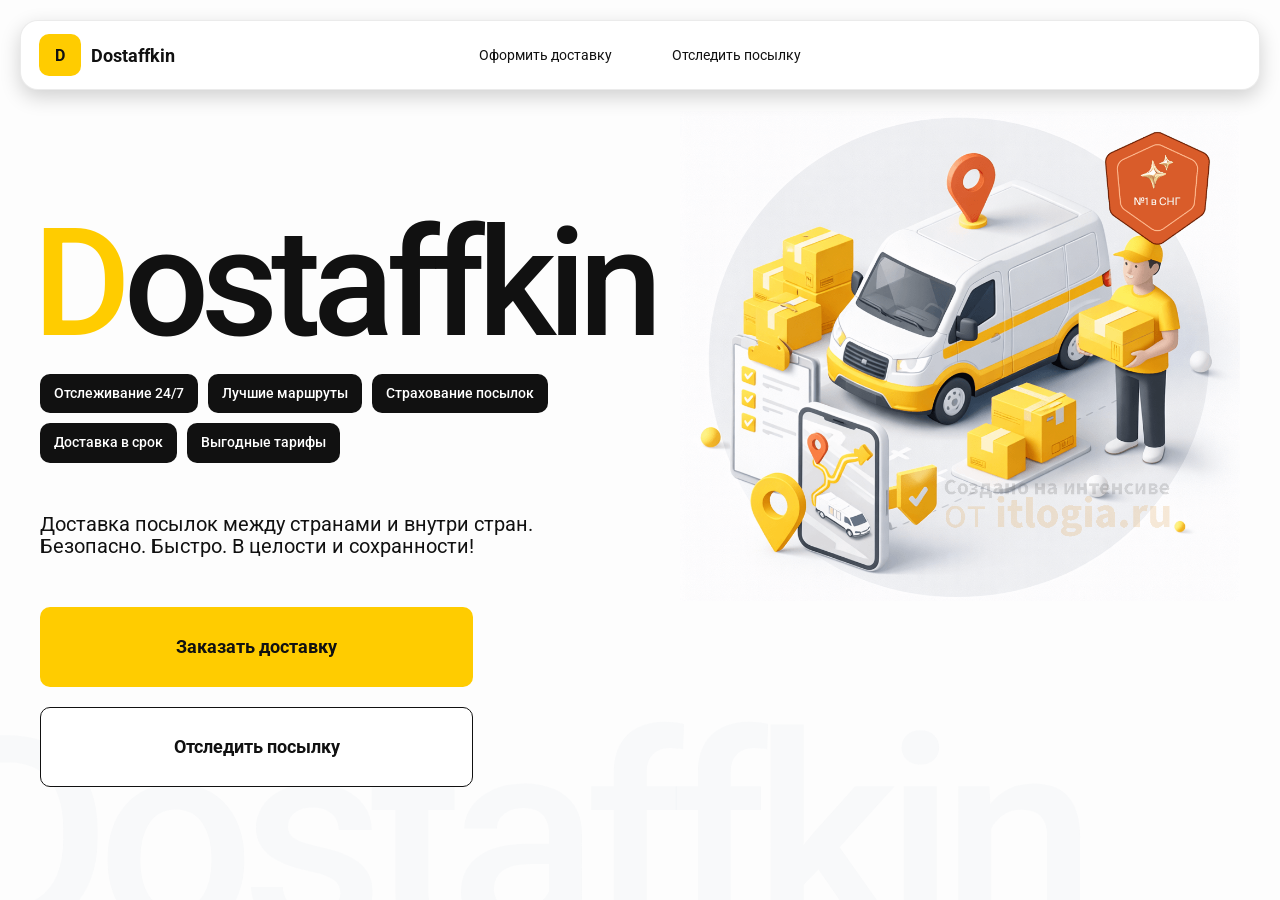
<file: index.html>
<!doctype html>
<html lang="ru">

<head>
    <meta charset="utf-8" />
    <meta name="viewport" content="width=device-width,initial-scale=1,maximum-scale=1,user-scalable=0" />
    <title>Dostaffkin — Доставка посылок между странами и внутри стран. Безопасно. Быстро. В целости и сохранности!
    </title>

    <link href="styles/base.css" rel="stylesheet" />
    <link href="styles/base_adaptive.css" rel="stylesheet" />
    <link href="styles/index.css" rel="stylesheet" />
    <link href="styles/index_adaptive.css" rel="stylesheet" />
</head>

<body>

    <div class="container">
        <header class="header">
            <a class="header-brand" href="#">
                <div class="header-logo">D</div>
                <div class="header-title">Dostaffkin</div>
            </a>

            <nav class="header-menu">
                <a class="header-link" href="./order.html">Оформить <span>доставку</span></a>
                <a class="header-link" href="./track.html">Отследить <span>посылку</span></a>
            </nav>
        </header>
        <main class="main">
            <section class="main-info">
                <div class="main-title">
                    <span>D</span>ostaffkin
                </div>
                <div class="main-features">
                    <div class="main-feature">Отслеживание 24/7</div>
                    <div class="main-feature">Лучшие маршруты</div>
                    <div class="main-feature">Страхование посылок</div>
                    <div class="main-feature">Доставка в срок</div>
                    <div class="main-feature">Выгодные тарифы</div>
                </div>
                <div class="main-description">
                    Доставка посылок между странами и внутри стран.
                    Безопасно. Быстро. В целости и сохранности!
                </div>
                <div class="main-actions">
                    <a class="button" type="button" href="./order.html">Заказать доставку</a>
                    <a class="button button-white" type="button" href="./track.html">Отследить посылку</a>
                </div>
            </section>
            <div class="main-title-ghost">Dostaffkin</div>
            <section class="main-image">
                <img src="images/main-image.png" alt="Main image" />
            </section>
        </main>
    </div>
</body>

</html>
</file>
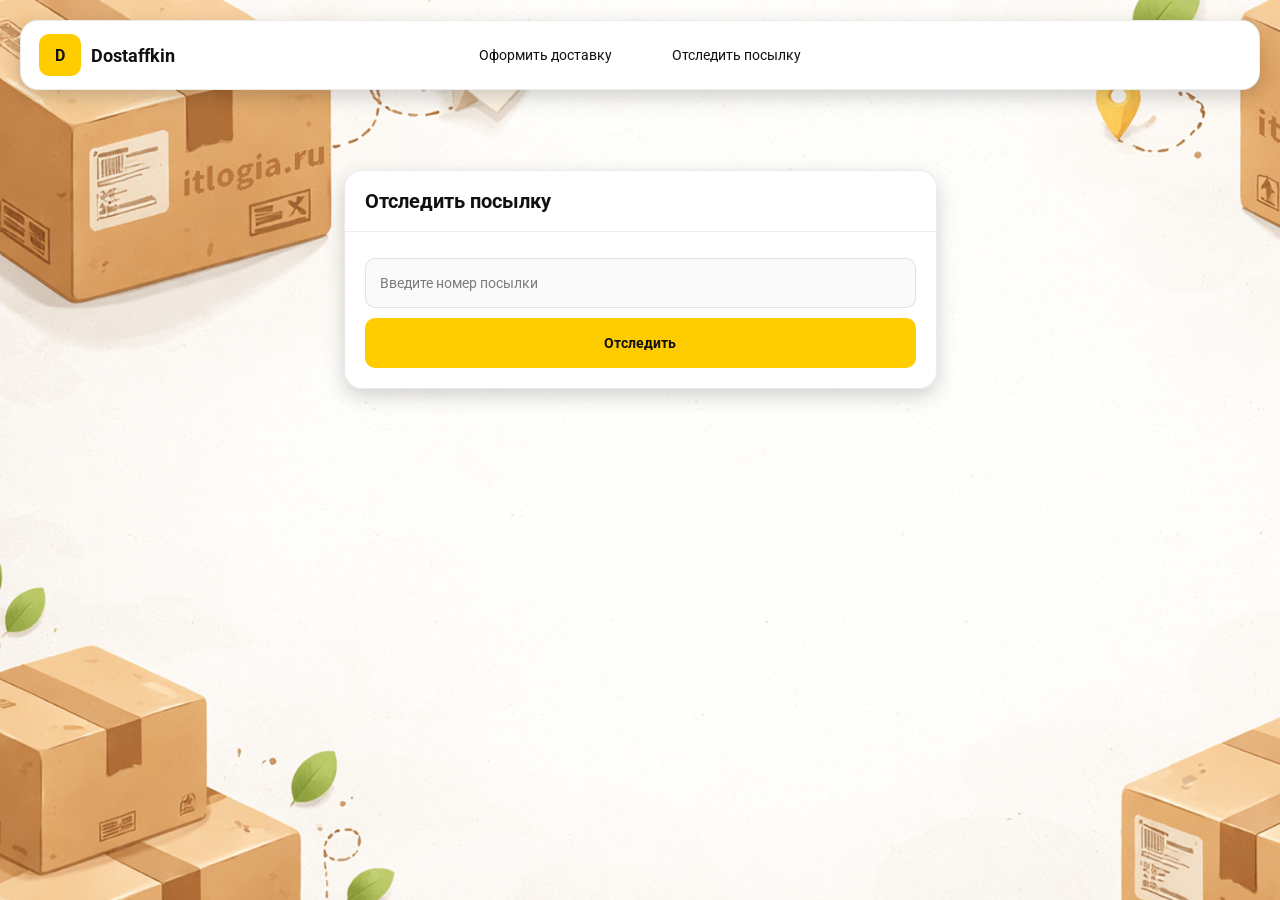
<file: track.html>
<!doctype html>
<html lang="ru">

<head>
    <meta charset="utf-8" />
    <meta name="viewport" content="width=device-width,initial-scale=1,maximum-scale=1,user-scalable=0" />
    <title>Отследить посылку</title>
    <link rel="stylesheet" href="styles/base.css" />
    <link rel="stylesheet" href="styles/base_adaptive.css" />

    <link rel="stylesheet" href="styles/track.css" />
    <link rel="stylesheet" href="styles/track_adaptive.css" />
</head>

<body>
    <div class="container">
        <header class="header">
            <a class="header-brand" href="./index.html">
                <div class="header-logo">D</div>
                <div class="header-title">Dostaffkin</div>
            </a>

            <nav class="header-menu">
                <a class="header-link" href="./order.html">Оформить <span>доставку</span></a>
                <a class="header-link" href="#">Отследить <span>посылку</span></a>
            </nav>
        </header>
        <main class="track-content">
            <section class="track-card track-search">
                <div class="track-title">Отследить посылку</div>
                <div class="track-action">
                    <div class="main-field track-field">
                        <input id="trackNumber" placeholder="Введите номер посылки" autocomplete="off" />
                    </div>
                    <button id="trackButton" class="button track-button" type="button">Отследить</button>
                </div>
            </section>
            <section class="track-card track-result" id="trackResult">
                <div class="track-result-header">
                    <div class="track-id" id="trackIdValue"></div>
                    <div class="track-routes">
                        <div class="track-route">
                            <div class="track-route-pin">
                                <svg xmlns="http://www.w3.org/2000/svg" fill="none" viewBox="0 0 24 24"
                                    stroke-width="1.5" stroke="orange" class="size-6">
                                    <path stroke-linecap="round" stroke-linejoin="round"
                                        d="M15 10.5a3 3 0 1 1-6 0 3 3 0 0 1 6 0Z" />
                                    <path stroke-linecap="round" stroke-linejoin="round"
                                        d="M19.5 10.5c0 7.142-7.5 11.25-7.5 11.25S4.5 17.642 4.5 10.5a7.5 7.5 0 1 1 15 0Z" />
                                </svg>
                            </div>
                            <div class="track-route-address" id="trackFromValue">
                                Откуда: Москва, улица Арбат, 1
                            </div>
                        </div>
                        <div class="track-route track-route-arrow">
                            <svg xmlns="http://www.w3.org/2000/svg" fill="none" viewBox="0 0 24 24" stroke-width="1.5"
                                stroke="currentColor" class="size-6">
                                <path stroke-linecap="round" stroke-linejoin="round"
                                    d="M19.5 13.5 12 21m0 0-7.5-7.5M12 21V3" />
                            </svg>
                        </div>
                        <div class="track-route">
                            <div class="track-route-pin">
                                <svg xmlns="http://www.w3.org/2000/svg" fill="none" viewBox="0 0 24 24"
                                    stroke-width="1.5" stroke="green" class="size-6">
                                    <path stroke-linecap="round" stroke-linejoin="round"
                                        d="M15 10.5a3 3 0 1 1-6 0 3 3 0 0 1 6 0Z" />
                                    <path stroke-linecap="round" stroke-linejoin="round"
                                        d="M19.5 10.5c0 7.142-7.5 11.25-7.5 11.25S4.5 17.642 4.5 10.5a7.5 7.5 0 1 1 15 0Z" />
                                </svg>
                            </div>
                            <div class="track-route-address" id="trackToValue">
                                Куда: Минск, проспект Независимости, 58
                            </div>
                        </div>
                    </div>
                </div>
                <div class="track-info">
                    <div class="track-status-title">Статус данной посылки:</div>
                    <div class="track-status-list" id="trackStatusList"></div>

                    </div>
                </div>
            </section>

        </main>

    </div>
 <script src="scripts/order.js"></script>
</body>

</html>
</file>
<file: styles/base.css>
*, *::before, *::after {
    box-sizing: border-box;
}

@font-face {
    font-family: "Roboto";
    src: url("../fonts/Roboto-Regular.ttf");
    font-weight: normal;
}

@font-face {
    font-family: "Roboto";
    src: url("../fonts/Roboto-Bold.ttf");
    font-weight: bold;
}

@font-face {
    font-family: "Roboto";
    src: url("../fonts/Roboto-Medium.ttf");
    font-weight: 500;
}

html, body {
    margin: 0;
    color: #111111;
    font-family: "Roboto", sans-serif;
}

body {
    background: #FDFDFD;
}
.header{
    border-radius: 18px;
    box-shadow: 0 7px 20px 0 #0000002E;
    backdrop-filter: blur(10px);
    background: #ffffff;
    left: 20px;
    border: 1px solid rgba(0, 0, 0, 0.08);
    position: fixed;
    right: 20px;
    top: 20px;
    padding: 14px 18px;
    height: 70px;
    display: flex;
    align-items: center;
    z-index: 6;
}

.header-brand {
    display: flex;
    align-items: center;
    text-decoration: none;
    gap: 10px;
}

.header-logo {
    width: 42px;
    height: 42px;
    border-radius: 10px;
    background: #FFCC00;
    display: grid;
    place-items: center;
    font-weight: bold;
    color: #111;
}

.header-title {
    font-size: 18px;
    font-weight: bold;
    color: #111111;
    text-decoration: none;
}
.header-menu {
    display: flex;
    align-items: center;
    gap: 60px;
    margin: 0;
    position: absolute;
    left: 50%;
    transform: translateX(-50%);
}

.header-link {
    font-size: 14px;
    color: #111111;
    text-decoration: none;
}
.button {
    border: 0;
    outline: none;
    height: 44px;
    border-radius: 10px;
    font-size: 14px;
    font-weight: bold;
    cursor: pointer;
    font-family: inherit;
    transition: transform .08s ease, opacity .12s ease;
    background: #ffcc00;
    color: #111111;
    text-align: center;
    text-decoration: none;
}

.button:hover {
    background-color: #E5BC19;
}

.button:disabled {
    cursor: not-allowed;
    background-color: #FADE6E;
    color: #787878;
    transform: none;
}

.button.button-white {
    background: #ffffff;
    border: 1px solid #111111;
}

.button.button-white:hover {
    background: rgb(241 241 241);
}
.main-field {
    display: flex;
    align-items: center;
    margin-top: 6px;
    gap: 10px;
    border: 1px solid #1111111A;
    background: #FAFAFA;
    border-radius: 10px;
    padding: 10px 12px;
    position: relative;
    box-sizing: border-box;
    height: 50px;
}

.main-field.textarea {
    height: auto;
}

.main-pin {
    width: 28px;
    height: 28px;
    border-radius: 10px;
    background: rgba(17, 17, 17, 0.08);
    display: grid;
    place-items: center;
    flex: 0 0 auto;
    position: relative;
}

.main-pin::before {
    content: "";
    width: 8px;
    height: 8px;
    border-radius: 999px;
    background: orange;
    opacity: .75;
    display: block;
}

.main-field:last-child .main-pin::before {
    background: green;
    opacity: .85;
}

input, textarea {
    width: 100%;
    border: 0;
    outline: none;
    background: transparent;
    font-size: 14px;
    color: #111111;
    font-family: inherit;
}

textarea {
    resize: vertical;
    min-height: 72px;
    padding: 2px 0;
}

input::placeholder, textarea::placeholder {
    color: #7C7C7C;
}

.main-field:focus-within {
    border-color: rgba(0, 0, 0, 0.20);
    box-shadow: 0 0 0 4px rgba(255, 204, 0, 0.35);
    background: rgba(255, 255, 255, 0.75);
}
</file>
<file: styles/base_adaptive.css>
@media (max-width: 767px) {
    .header {
        left: 10px;
        right: 10px;
        top: 10px;
    }

    .header-link span {
        display: none;
    }

    .header-menu {
        gap: 20px;
        justify-content: flex-start;
        margin: 0 0 0 30px;
        position: static;
        transform: none;
    }
}

@media (max-width: 420px) {
    .header-title {
        display: none;
    }
}

@media (max-width: 374px) {
    .header-menu {
        gap: 10px;
        margin: 0 0 0 10px;
    }
}
</file>
<file: styles/index.css>
.container {
    overflow: hidden;
    min-height: 100vh;
}
.main {
    padding: 111px 40px 40px;
    position: relative;
    display: flex;
}
.main-info {
    max-width: 840px;
    width: 100%;
    position: relative;
}
.main-title {
    margin-top: 98px;
    font-weight: 500;
    font-size: 200px;
    line-height: 1;
    letter-spacing: -0.05em;
    color: #111111;
    left: -15px;
    position: relative;
}

.main-title span {
    color: #ffcc00;
}
.main-features {
    margin-top: 15px;
    display: flex;
    flex-wrap: wrap;
    gap: 10px;
}

.main-feature {
    background: #111111;
    color: #ffffff;
    padding: 12px 14px;
    font-weight: 500;
    font-size: 14px;
    line-height: 1.1;
    border-radius: 10px;
}
.main-description {
    margin-top: 50px;
    max-width: 500px;
    font-size: 20px;
    line-height: 1.1;
    color: #111111;
}
.main-actions {
    margin-top: 50px;
    display: flex;
    flex-direction: column;
    gap: 20px;
}

.main-actions .button {
    height: 80px;
    width: 433px;
    font-size: 18px;
    font-weight: bold;
    place-items: center;
    display: grid;
}
.main-title-ghost {
    position: absolute;
    z-index: -1;
    left: -70px;
    bottom: -150px;
    font-weight: 500;
    font-size: 278px;
    line-height: 1;
    letter-spacing: -0.05em;
    color: #ECEDF04D;
}
.main-image {
    width: 1024px;
    top: 100px;
    z-index: -2;
}

.main-image img {
    width: 100%;
    max-width: 1024px;
    height: auto;
    display: block;
}
</file>
<file: styles/index_adaptive.css>
@media (max-width: 1760px) {
    .main-title {
        font-size: 150px;
        left: -7px;
    }

    .main-info {
        max-width: 640px;
    }
}
@media (max-width: 1200px) {
    .main-info {
        max-width: 540px;
    }

    .main {
        padding: 111px 20px 20px;
    }

    .main-title {
        font-size: 120px;
        left: -4px;
    }

    .main-title-ghost {
        font-size: 220px;
    }
}
@media (max-width: 1024px) {
    .main-title {
        margin-top: 30px;
    }

    .main {
        flex-direction: column-reverse;
    }

    .main-image {
        max-width: 350px;
        position: absolute;
        left: 370px;
        top: 370px;
    }

    .main-info {
        max-width: 100%;
    }

    .main-actions {
        gap: 10px;
    }

    .main-actions .button {
        height: 50px;
        font-size: 14px;
        width: auto;
        max-width: 300px;
    }

    .main-description {
        max-width: 350px;
    }
}
@media (max-width: 570px) {
    .main-title {
        font-size: 88px;
    }

    .main-description {
        max-width: 100%
    }

    .main-actions {
       width: 100%;
    }

    .main-actions .button {
        width: 100%;
        max-width: 100%
    }

    .main-image {
        max-width: 650px;
        position: absolute;
        left: 170px;
        top: 70px;
        opacity: 0.2;
    }
}
@media (max-width: 400px) {
    .main-title {
        font-size: 70px;
    }
}
</file>
<file: styles/track.css>
.container {
    background: #F4F4F4 url("../images/track-bg.png");
    background-size: cover;
    min-height: 100vh;
    padding: 170px 0 50px 0;
}
.track-content {
    width: 593px;
    margin: 0 auto;
}
.track-card {
    width: 100%;
    border-radius: 18px;
    box-shadow: 0 7px 20px 0 #0000002E;
    backdrop-filter: blur(10px);
    background: rgba(255, 255, 255, 0.96);
    border: 1px solid rgba(0, 0, 0, 0.08);
}

.track-title {
    font-size: 20px;
    line-height: 100%;
    font-weight: bold;
    border-bottom: 1px solid #EEEEEE;
    padding: 20px;
}

.track-action {
    padding: 20px;
}

.track-button {
    width: 100%;
    height: 50px;
}

.track-field {
    margin-bottom: 10px;
}
.track-result {
    margin-top: 5px;
    display: none;
}

.track-result.is-visible {
    display: block;
}

.track-result-header {
    font-weight: bold;
    font-size: 14px;
    color: #111111;
    padding: 20px;
    border-bottom: 1px solid #EEEEEE;
}

.track-id {
    margin-bottom: 12px;
    font-size: 20px;
}

.track-routes {
    display: flex;
    flex-direction: column;
    gap: 10px;
    font-weight: normal;
}

.track-route {
    display: flex;
    align-items: center;
    gap: 10px;
}

.track-route-pin {
    width: 24px;
    height: 24px;
    flex-shrink: 0;
}

.track-route-arrow {
    padding: 15px 0;
    width: 24px;
    height: 24px;
}

.track-info {
    padding: 20px;
}

.track-status {
    display: flex;
    align-items: center;
    font-size: 12px;
    gap: 10px;
}

.track-status-title {
    font-size: 14px;
    color: #111111;
    margin-bottom: 20px;
}

.track-status-list {
    display: flex;
    flex-direction: column;
    gap: 15px;
}

.track-status-icon {
    width: 40px;
    height: 40px;
    border-radius: 50%;
    background: rgba(17, 17, 17, 0.08);
    display: grid;
    place-items: center;
    flex: 0 0 auto;
}

.track-status.created .track-status-icon {
    background-color: #F1CB00;
}

.track-status.in-way .track-status-icon {
    background-color: #F08A11;
}

.track-status.ready .track-status-icon {
    background-color: #A35D0A;
}

.track-status.done .track-status-icon {
    background-color: #37C93B;
}

.track-status-text {
    display: flex;
    align-items: center;
    justify-content: space-between;
    color: #111111;
    font-size: 12px;
    flex: 1;
}

.track-status-date {
    color: rgba(17, 17, 17, 0.55);
}
</file>
<file: styles/track_adaptive.css>
@media (max-width: 767px) {
    .container {
        padding: 130px 0 50px 0;
    }

    .track-content {
        width: 100%;
        padding-left: 10px;
        padding-right: 10px;
    }

    .track-result-header {
        padding: 20px;
    }
}
</file>
